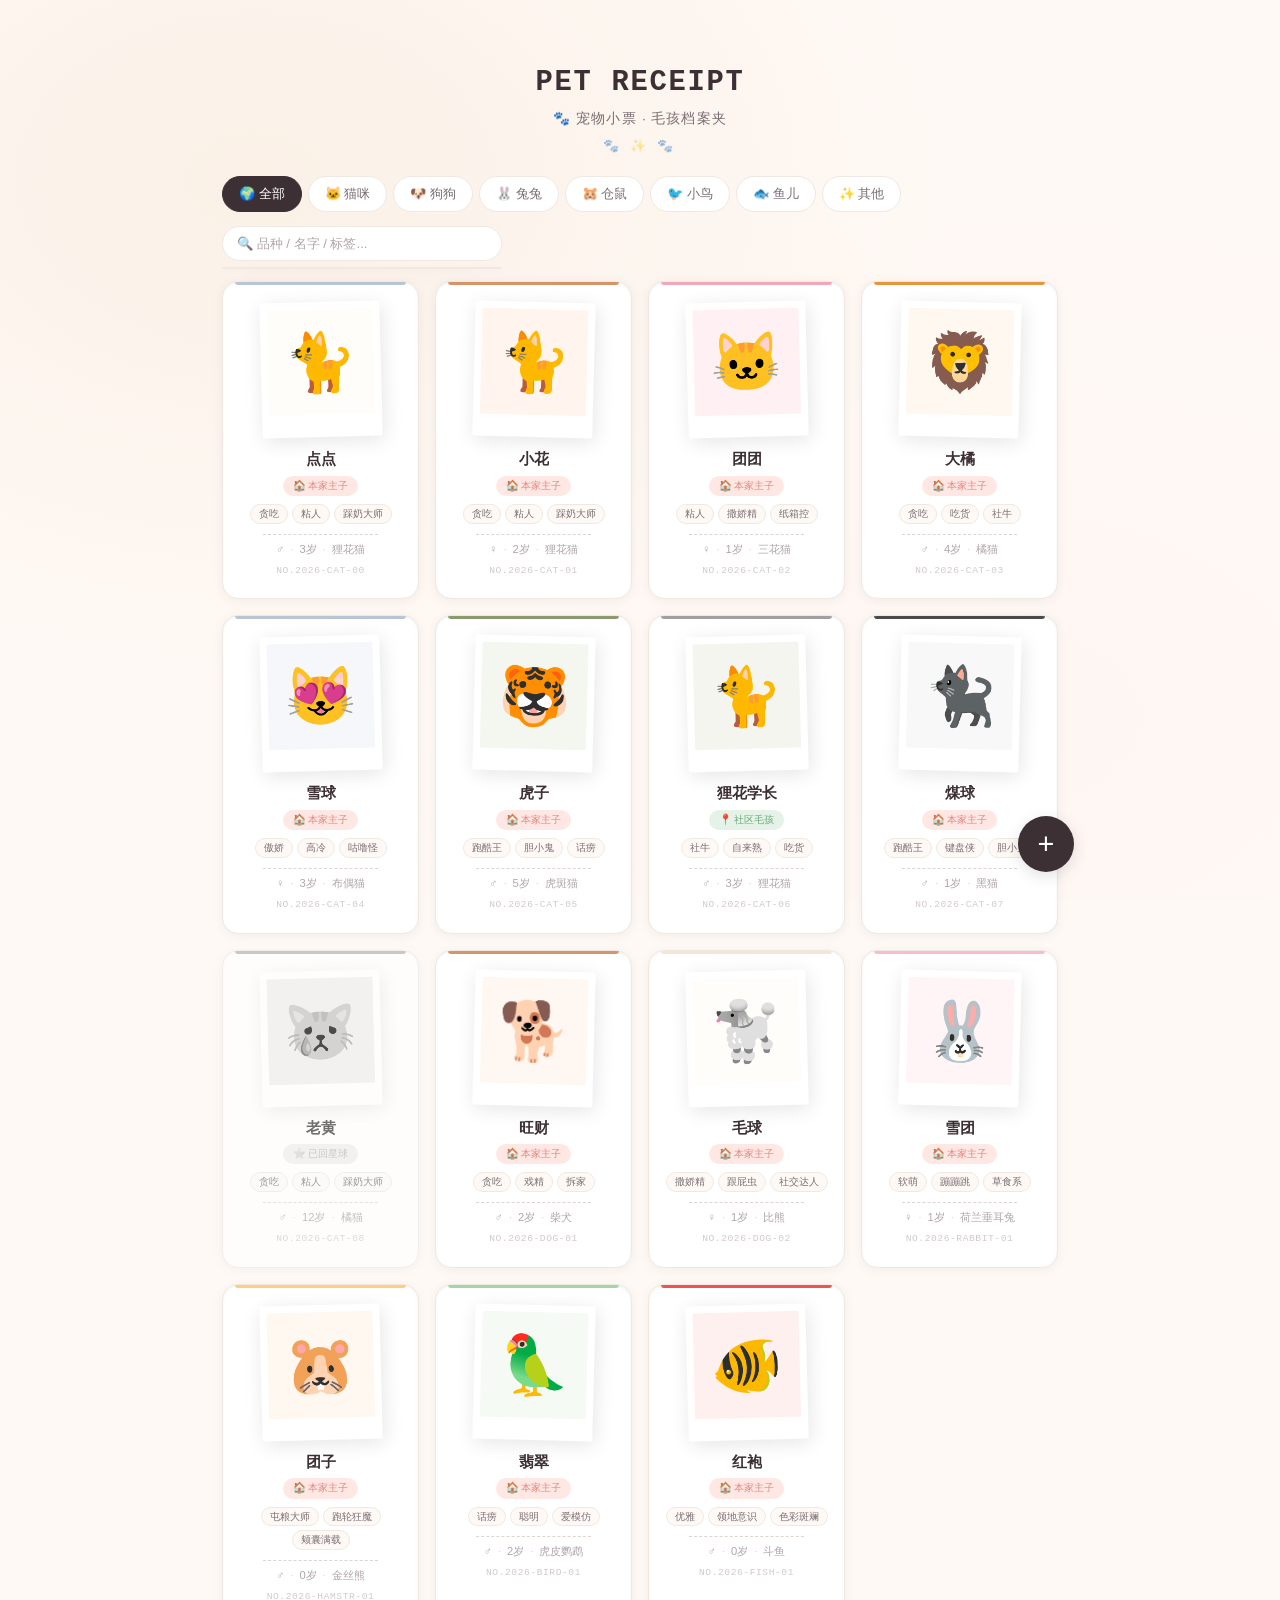
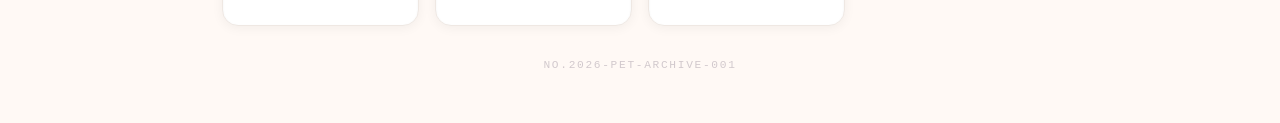
<file: index.html>
<!DOCTYPE html>
<html lang="zh-CN">
<head>
  <meta charset="UTF-8">
  <meta name="viewport" content="width=device-width, initial-scale=1.0, maximum-scale=1.0, user-scalable=no, viewport-fit=cover">
  <meta name="apple-mobile-web-app-capable" content="yes">
  <meta name="apple-mobile-web-app-status-bar-style" content="default">
  <meta http-equiv="Cache-Control" content="no-cache, no-store, must-revalidate">
<meta name="theme-color" content="#FFF9F5">
  <title>宠物小票 · 档案夹 | PET RECEIPT</title>
  <link rel="stylesheet" href="style.v38.css">
</head>
<body>
  <!-- 卡夹翻开转场遮罩 -->
  <div id="pageTransition"></div>

  <div class="app-container">
    <!-- ===== 标题 ===== -->
    <header class="app-header">
      <h1 class="title-main receipt-text">PET RECEIPT</h1>
      <p class="title-sub receipt-text">🐾 宠物小票 · 毛孩档案夹</p>
    </header>

    <!-- ===== 筛选栏 ===== -->
    <div class="filter-bar">
      <nav class="type-tabs" id="typeTabs">
        <!-- JS 动态渲染 -->
      </nav>
      <div class="breed-selector">
        <input type="text" class="breed-search" placeholder="🔍 品种 / 名字 / 标签..." autocomplete="off">
        <div class="breed-dropdown"></div>
      </div>
    </div>

    <!-- ===== 宠物卡片网格 ===== -->
    <main class="pet-grid" id="petGrid">
      <!-- JS 渲染 -->
    </main>

    <!-- ===== 底部 ===== -->
    <footer class="app-footer">
      <span class="barcode-text">NO.2026-PET-ARCHIVE-001</span>
    </footer>
  </div>

  <!-- 数据层 -->
  <script src="data.v38.js"></script>
  <!-- 核心引擎 -->
  <script src="script.v38.js"></script>
</body>
</html>
</file>
<file: style.v38.css>
/* ================================================================
   猫咪小票 v2.0 — 设计系统样式表
   Figma 设计 Token · 轻拟物化 · 现代复古风 · 三画板架构
   ================================================================ */

/* ============================================================
   0. Design Tokens (Figma 映射)
   ============================================================ */
:root {
  /* Surface 背景色 */
  --surface-primary: #FFF9F5;
  --surface-folder:  #F5E6D8;
  --surface-receipt: #F2F2F2;
  --surface-card:    #FFFFFF;

  /* 语义标签色 — 更柔和的马卡龙色系 */
  --tag-cat:       #FFE8E4;
  --tag-cat-text:  #E8827A;
  --tag-dog:       #E3EEFF;
  --tag-dog-text:  #7B9CD0;
  --tag-community: #E4F2E7;
  --tag-comm-text: #6DA87A;

  /* 状态色 */
  --status-active: #8CC89B;
  --status-star:   #B8B0C0;
  --status-star-bg:#F0EBF3;

  /* 油墨/文字 */
  --ink-primary:   #3D3035;
  --ink-secondary: #7A6E74;
  --ink-light:     #B0A5AA;
  --ink-ultra:     #D2C9CD;

  /* 边框与分隔 */
  --border-soft:   #EFE8E3;
  --border-dashed: #DDD5CF;
  --border-receipt:#CCCCCC;

  /* 阴影 (轻拟物化) */
  --shadow-folder-inner:  inset 0 1px 3px rgba(0,0,0,0.05);
  --shadow-folder-drop:   0 8px 32px rgba(0,0,0,0.08), 0 2px 6px rgba(0,0,0,0.04);
  --shadow-card:          0 2px 12px rgba(0,0,0,0.05);
  --shadow-card-hover:    0 8px 24px rgba(0,0,0,0.10);
  --shadow-polaroid:      2px 4px 20px rgba(0,0,0,0.10);
  --shadow-fab:           0 4px 16px rgba(0,0,0,0.12);
  --shadow-modal:         0 20px 60px rgba(0,0,0,0.18);

  /* 圆角 */
  --radius-xs:   4px;
  --radius-sm:   8px;
  --radius-md:   12px;
  --radius-lg:   16px;
  --radius-xl:   20px;
  --radius-full: 9999px;

  /* 字体 */
  --font-ui:    -apple-system, BlinkMacSystemFont, 'Segoe UI', 'PingFang SC', 'Microsoft YaHei', 'Hiragino Sans GB', sans-serif;
  --font-mono:  'SF Mono', 'Cascadia Code', 'Consolas', 'Courier New', monospace;
  --font-hand:  'KaiTi', 'STKaiti', '楷体', serif;

  /* 间距 */
  --space-gutter: 12px;
  --space-margin: 20px;
}

/* ============================================================
   1. Reset & Base
   ============================================================ */
*, *::before, *::after { box-sizing: border-box; margin: 0; padding: 0; }

html {
  -webkit-text-size-adjust: 100%;
  -webkit-tap-highlight-color: transparent;
  scroll-behavior: smooth;
}

body {
  font-family: var(--font-ui);
  background: var(--surface-primary);
  color: var(--ink-primary);
  min-height: 100dvh;
  line-height: 1.6;
  -webkit-font-smoothing: antialiased;
  -moz-osx-font-smoothing: grayscale;
  overflow-x: hidden;
  background-image:
    radial-gradient(ellipse at 20% 20%, rgba(238,220,197,0.3) 0%, transparent 50%),
    radial-gradient(ellipse at 80% 80%, rgba(251,233,231,0.2) 0%, transparent 50%);
  background-attachment: fixed;
}

img { max-width: 100%; height: auto; display: block; }

button {
  border: none; background: none; cursor: pointer;
  font-family: inherit; font-size: inherit; color: inherit;
  -webkit-tap-highlight-color: transparent;
}

input, textarea, select {
  font-family: inherit; font-size: inherit;
  border: none; outline: none; background: none;
}

a { text-decoration: none; color: inherit; -webkit-tap-highlight-color: transparent; }

/* ============================================================
   2. Page Transition (卡夹翻开 3D 转场)
   ============================================================ */
#pageTransition {
  position: fixed; inset: 0; z-index: 9999;
  background: var(--surface-folder);
  pointer-events: none;
  transform-origin: left center;
  transform: perspective(1600px) rotateY(0deg); /* 默认不遮挡 */
  transition: transform 0.45s cubic-bezier(0.4, 0, 0.2, 1);
  box-shadow: -4px 0 20px rgba(0,0,0,0.15);
  /* 初始隐藏，等 JS 执行后再显示 */
  visibility: hidden;
}

#pageTransition.shrink {
  transform: perspective(1600px) rotateY(0deg);
  visibility: hidden;
}

/* 从内页返回时的反向翻页 */
#pageTransition.return {
  transform-origin: left center;
  transform: perspective(1600px) rotateY(0deg);
}

#pageTransition.return.active {
  transform: perspective(1600px) rotateY(-90deg);
}

/* ============================================================
   3. App Container
   ============================================================ */
.app-container {
  max-width: 900px;
  margin: 0 auto;
  padding: 20px 24px 32px;
  min-height: 100dvh;
  display: flex;
  flex-direction: column;
}

/* ============================================================
   4. Archive Cover (首页 - 画板 A)
   ============================================================ */

/* --- 4.1 顶部标题 --- */
.app-header {
  text-align: center;
  padding: 28px 0 20px;
  position: relative;
}

.app-header::after {
  content: '🐾 ✨ 🐾';
  display: block;
  font-size: 0.8rem;
  letter-spacing: 0.3em;
  margin-top: 6px;
  opacity: 0.5;
}

.title-main {
  font-family: var(--font-mono);
  font-size: 1.5rem;
  font-weight: 700;
  letter-spacing: 0.06em;
  color: var(--ink-primary);
  min-width: 0;
}

.title-sub {
  font-size: 0.85rem;
  color: var(--ink-secondary);
  letter-spacing: 0.08em;
  margin-top: 2px;
  min-width: 0;
}

/* --- 4.2 品种筛选区 --- */
.filter-bar {
  display: flex;
  flex-wrap: wrap;
  gap: 10px;
  align-items: center;
  margin-bottom: 20px;
}

.type-tabs {
  display: flex;
  flex-wrap: wrap;
  gap: 6px;
  flex: 1 1 auto;
  min-width: 0;
}

.type-tab {
  padding: 8px 16px;
  border-radius: var(--radius-full);
  font-size: 0.82rem;
  font-weight: 500;
  background: var(--surface-card);
  color: var(--ink-secondary);
  border: 1.5px solid var(--border-soft);
  transition: all 0.2s ease;
  white-space: nowrap;
  cursor: pointer;
}

.type-tab.active {
  background: var(--ink-primary);
  color: #fff;
  border-color: var(--ink-primary);
}

.type-tab:active { transform: scale(0.95); }

.breed-selector {
  position: relative;
  flex: 0 1 240px;
  min-width: 180px;
}

.breed-search {
  width: 100%;
  padding: 9px 14px;
  background: var(--surface-card);
  border: 1.5px solid var(--border-soft);
  border-radius: var(--radius-full);
  font-size: 0.82rem;
  color: var(--ink-primary);
  transition: border-color 0.2s;
}

.breed-search:focus { border-color: var(--ink-primary); }
.breed-search::placeholder { color: var(--ink-light); }

.breed-dropdown {
  position: absolute;
  top: calc(100% + 6px); left: 0; right: 0;
  background: var(--surface-card);
  border: 1.5px solid var(--border-soft);
  border-radius: var(--radius-md);
  max-height: 0; overflow: hidden;
  transition: max-height 0.3s ease;
  z-index: 100;
  box-shadow: var(--shadow-folder-drop);
}

.breed-dropdown.open { max-height: 240px; overflow-y: auto; }

.breed-option {
  padding: 10px 16px; font-size: 0.85rem;
  color: var(--ink-primary); cursor: pointer;
  transition: background 0.12s; min-width: 0;
}

.breed-option:hover, .breed-option.highlight { background: var(--surface-primary); }

.custom-breed-input {
  width: 100%; padding: 10px 16px; font-size: 0.85rem;
  border-top: 1px dashed var(--border-dashed);
  background: var(--surface-primary); color: var(--ink-primary);
}

/* --- 4.3 宠物卡片网格 --- */
.pet-grid {
  display: grid;
  grid-template-columns: repeat(auto-fill, minmax(180px, 1fr));
  gap: 14px;
  flex: 1;
  align-content: start;
}

/* 档案夹卡片容器 */
.pet-card {
  background: var(--surface-card);
  border-radius: var(--radius-lg);
  padding: 16px 12px 14px;
  box-shadow: var(--shadow-folder-inner), var(--shadow-card);
  cursor: pointer;
  transition: all 0.3s cubic-bezier(0.4, 0, 0.2, 1);
  display: flex;
  flex-direction: column;
  align-items: center;
  text-align: center;
  min-width: 0;
  position: relative;
  overflow: hidden;
  border: 1.5px solid var(--border-soft);
}

.pet-card:hover {
  transform: translateY(-3px);
  box-shadow: var(--shadow-card-hover);
}

.pet-card:active { transform: scale(0.97); box-shadow: var(--shadow-card-hover); }

/* 顶部主题色条 */
.pet-card::before {
  content: '';
  position: absolute; top: 0; left: 12px; right: 12px;
  height: 3px;
  background: var(--card-theme, var(--border-dashed));
  border-radius: 0 0 3px 3px;
}

/* 已回星球 — 全局置灰 */
.pet-card.status-star {
  filter: grayscale(100%) opacity(0.7);
}

.pet-card.status-star::before {
  background: var(--status-star);
}

/* --- 4.4 拍立得头像 --- */
.card-polaroid {
  width: 110px;
  background: #fff;
  padding: 7px 7px 22px 7px;
  box-shadow: var(--shadow-polaroid);
  transform: rotate(-1.5deg);
  margin-bottom: 10px;
  border-radius: 2px;
  transition: transform 0.3s ease;
}

.pet-card:hover .card-polaroid { transform: rotate(0deg); }

.pet-card:nth-child(even) .card-polaroid { transform: rotate(1.5deg); }
.pet-card:nth-child(even):hover .card-polaroid { transform: rotate(0deg); }

.card-polaroid .polaroid-img {
  width: 96px; height: 96px;
  border-radius: 1px;
  display: flex; align-items: center; justify-content: center;
  font-size: 3.2rem;
  background: var(--detail-bg, var(--surface-primary));
  overflow: hidden;
  position: relative;
}

/* Polaroid 中的照片 */
.card-polaroid .polaroid-img img {
  width: 100%; height: 100%;
  object-fit: cover;
  position: absolute; inset: 0;
}

/* --- 4.5 卡片信息 --- */
.card-name {
  font-size: 0.95rem;
  font-weight: 650;
  color: var(--ink-primary);
  min-width: 0;
  max-width: 100%;
  overflow: hidden;
  text-overflow: ellipsis;
  white-space: nowrap;
}

/* 身份徽章 */
.card-badge {
  display: inline-flex;
  align-items: center;
  gap: 3px;
  padding: 2px 10px;
  border-radius: var(--radius-full);
  font-size: 0.65rem;
  font-weight: 500;
  margin: 4px 0;
  min-width: 0;
}

.badge-private { background: var(--tag-cat); color: var(--tag-cat-text); }
.badge-community { background: var(--tag-community); color: var(--tag-comm-text); }
.badge-star { background: var(--status-star-bg); color: var(--status-star); }

/* 特征标签 */
.card-tags {
  display: flex;
  flex-wrap: wrap;
  gap: 4px;
  justify-content: center;
  margin: 4px 0;
  min-width: 0;
  max-height: 80px;
  overflow-y: auto;
  scrollbar-width: none;
}

.card-tags::-webkit-scrollbar { display: none; }

.card-tag {
  padding: 2px 8px;
  border-radius: var(--radius-full);
  font-size: 0.62rem;
  font-weight: 500;
  background: var(--surface-primary);
  color: var(--ink-secondary);
  border: 1px solid var(--border-soft);
  white-space: nowrap;
  line-height: 1.4;
}

/* 分割虚线 */
.card-divider {
  width: 70%;
  height: 1px;
  border-bottom: 1px dashed var(--border-dashed);
  margin: 6px 0;
}

/* 元信息行 */
.card-meta {
  font-size: 0.7rem;
  color: var(--ink-light);
  min-width: 0;
  display: flex;
  gap: 6px;
  align-items: center;
  flex-wrap: wrap;
  justify-content: center;
}

.card-meta .meta-dot { color: var(--border-dashed); }

.card-id {
  font-family: var(--font-mono);
  font-size: 0.6rem;
  color: var(--ink-ultra);
  font-variant-numeric: tabular-nums;
  letter-spacing: 0.06em;
  margin-top: 4px;
}

/* --- 4.6 空状态 --- */
.pet-grid-empty {
  grid-column: 1 / -1;
  text-align: center;
  padding: 80px 20px;
  color: var(--ink-light);
}

.pet-grid-empty .empty-icon { font-size: 4rem; display: block; margin-bottom: 16px; }
.pet-grid-empty .empty-action {
  display: inline-block; margin-top: 16px; padding: 10px 28px;
  background: var(--ink-primary); color: #fff;
  border-radius: var(--radius-full); font-size: 0.9rem; cursor: pointer;
}

/* --- 4.7 FAB 新增按钮 --- */
.fab-btn {
  position: fixed;
  bottom: 28px; right: max(24px, calc((100% - 900px) / 2 + 16px));
  width: 56px; height: 56px;
  border-radius: 50%;
  background: var(--ink-primary);
  color: #fff;
  font-size: 1.8rem;
  display: flex; align-items: center; justify-content: center;
  box-shadow: var(--shadow-fab);
  z-index: 200;
  transition: all 0.25s ease;
}

.fab-btn:active { transform: scale(0.9); background: #000; }

/* --- 4.9 底部页脚 --- */
.app-footer {
  text-align: center;
  padding-top: 24px; margin-top: auto;
}

.barcode-text {
  font-family: var(--font-mono);
  font-size: 0.7rem; color: var(--ink-ultra);
  letter-spacing: 0.15em;
  font-variant-numeric: tabular-nums;
}

/* ============================================================
   5. Detail Page — 时光轴视图 (画板 B)
   ============================================================ */

/* --- 5.1 顶栏操作按钮 --- */
.detail-top-bar {
  display: flex;
  justify-content: space-between;
  align-items: center;
  margin-bottom: 12px;
}

.back-btn {
  display: inline-flex; align-items: center; gap: 4px;
  font-size: 0.9rem; color: var(--ink-secondary);
  padding: 6px 2px; transition: color 0.2s;
  width: fit-content;
}

.back-btn:active { color: var(--ink-primary); }

.action-btns {
  display: flex; gap: 6px;
}

.btn-icon {
  width: 36px; height: 36px;
  border-radius: 50%;
  display: flex; align-items: center; justify-content: center;
  font-size: 1rem;
  background: var(--surface-card);
  border: 1px solid var(--border-soft);
  transition: all 0.2s;
}

.btn-icon:active { background: var(--surface-primary); transform: scale(0.93); }
.btn-icon.danger { color: #D32F2F; border-color: #FFCDD2; }
.btn-icon.danger:active { background: #FFEBEE; }

/* --- 5.2 宠物详情卡片 (拟物化) --- */
.pet-detail-card {
  background: var(--surface-card);
  border-radius: var(--radius-lg);
  padding: 24px 20px;
  box-shadow: var(--shadow-folder-inner), var(--shadow-folder-drop);
  border: 1.5px solid var(--border-soft);
  min-width: 0;
  margin-bottom: 16px;
  transition: filter 0.4s ease;
}

.pet-detail-card.status-star {
  filter: grayscale(100%);
  background: var(--surface-receipt);
}

/* --- 5.3 拍立得超级头像 (1/3 屏高度) --- */
.detail-polaroid {
  width: 200px;
  margin: 0 auto 16px;
  background: #fff;
  padding: 12px 12px 34px 12px;
  box-shadow: var(--shadow-polaroid);
  transform: rotate(-1.5deg);
  border-radius: 2px;
  transition: transform 0.3s ease;
}

.detail-polaroid:hover { transform: rotate(0deg); }

.detail-polaroid .polaroid-img {
  width: 176px; height: 176px;
  display: flex; align-items: center; justify-content: center;
  font-size: 5rem;
  background: var(--detail-bg, var(--surface-primary));
  border-radius: 1px;
  overflow: hidden;
  position: relative;
}

.detail-polaroid .polaroid-img img {
  width: 100%; height: 100%;
  object-fit: cover;
  position: absolute; inset: 0;
}

.detail-polaroid .polaroid-caption {
  font-family: var(--font-hand);
  font-size: 0.85rem;
  color: var(--ink-secondary);
  text-align: center;
  margin-top: 6px;
  letter-spacing: 0.04em;
}

/* --- 5.4 身份徽章 (详情版) --- */
.detail-badge-row {
  display: flex; gap: 8px; flex-wrap: wrap;
  justify-content: center; margin-bottom: 16px;
}

.detail-badge {
  display: inline-flex; align-items: center; gap: 4px;
  padding: 4px 14px; border-radius: var(--radius-full);
  font-size: 0.75rem; font-weight: 550;
}

/* --- 5.5 信息网格 --- */
.detail-divider {
  border: none; border-top: 1px dashed var(--border-dashed);
  margin: 14px 0;
}

.detail-info-grid {
  display: grid;
  grid-template-columns: repeat(auto-fill, minmax(160px, 1fr));
  gap: 10px 18px;
}

.detail-info-item { min-width: 0; }

.detail-info-item .info-label {
  font-size: 0.65rem; color: var(--ink-light);
  text-transform: uppercase; letter-spacing: 0.08em; margin-bottom: 2px;
}

.detail-info-item .info-value {
  font-size: 0.9rem; font-weight: 500; color: var(--ink-primary);
  min-width: 0; overflow: hidden; text-overflow: ellipsis;
}

/* --- 5.6 特征标签区 --- */
.detail-tags-section {
  display: flex; flex-wrap: wrap; gap: 6px;
  margin-top: 14px;
}

.detail-tag {
  padding: 4px 12px;
  border-radius: var(--radius-full);
  font-size: 0.75rem; font-weight: 500;
  background: var(--surface-primary);
  color: var(--ink-secondary);
  border: 1px solid var(--border-soft);
}

/* --- 5.7 备注区 --- */
.detail-notes {
  margin-top: 14px; padding: 12px 14px;
  background: var(--surface-primary);
  border-radius: var(--radius-sm);
  font-size: 0.82rem; color: var(--ink-secondary);
  line-height: 1.6; min-width: 0;
  border-left: 3px solid var(--border-dashed);
}

/* --- 5.8 时光轴 (Timeline) --- */
.timeline-section {
  margin-top: 20px;
}

.timeline-title {
  font-size: 0.8rem;
  font-weight: 600;
  color: var(--ink-secondary);
  letter-spacing: 0.06em;
  margin-bottom: 12px;
  padding-left: 36px;
}

.timeline-axis {
  position: relative;
  padding-left: 32px;
}

/* 虚轴 */
.timeline-axis::before {
  content: '';
  position: absolute; left: 12px; top: 8px; bottom: 8px;
  width: 0;
  border-left: 1.5px dashed var(--border-dashed);
}

/* 爪印节点 */
.timeline-node {
  position: absolute;
  left: 8px;
  width: 10px; height: 10px;
  font-size: 0.6rem;
  transform: translateY(4px);
}

/* 记录卡片 */
.timeline-card {
  background: var(--surface-card);
  border: 1px solid var(--border-soft);
  border-radius: var(--radius-sm);
  padding: 12px 14px;
  margin-bottom: 12px;
  box-shadow: var(--shadow-card);
  position: relative;
  min-width: 0;
  transition: transform 0.2s;
}

/* 随机轻微倾斜 */
.timeline-card:nth-child(odd) { transform: rotate(-1.5deg); }
.timeline-card:nth-child(even) { transform: rotate(1.5deg); }
.timeline-card:nth-child(3n) { transform: rotate(0.8deg); }
.timeline-card:nth-child(5n) { transform: rotate(-1deg); }

.timeline-card:active { transform: rotate(0deg) scale(0.98); }

.timeline-card .tl-date {
  font-family: var(--font-mono);
  font-size: 0.65rem; color: var(--ink-ultra);
  font-variant-numeric: tabular-nums;
}

.timeline-card .tl-content {
  font-size: 0.82rem; color: var(--ink-primary);
  margin-top: 4px; line-height: 1.5;
}

.timeline-empty {
  text-align: center; padding: 30px;
  color: var(--ink-light); font-size: 0.82rem;
}

/* --- 5.9 操作按钮区 --- */
.detail-actions {
  display: flex; gap: 10px; margin-top: 16px;
}

.btn-primary {
  flex: 1; padding: 14px;
  background: var(--ink-primary); color: #fff;
  font-size: 0.95rem; font-weight: 600;
  border-radius: var(--radius-md);
  letter-spacing: 0.04em;
  transition: all 0.2s;
  text-align: center;
  box-shadow: 0 2px 8px rgba(0,0,0,0.12);
}

.btn-primary:active {
  background: #000; transform: translateY(1px);
  box-shadow: 0 1px 4px rgba(0,0,0,0.12);
}

.btn-secondary {
  flex: 0 0 auto; padding: 14px 20px;
  background: var(--surface-card); color: var(--ink-primary);
  font-size: 0.95rem; font-weight: 550;
  border-radius: var(--radius-md);
  border: 1.5px solid var(--border-soft);
  transition: all 0.2s;
}

.btn-secondary:active { background: var(--surface-primary); }

/* FAB 文字标签 */
.fab-label {
  position: fixed;
  bottom: 90px;
  right: max(24px, calc((100% - 900px) / 2 + 16px));
  background: var(--ink-primary);
  color: #fff;
  font-size: 0.7rem;
  padding: 4px 12px;
  border-radius: var(--radius-full);
  z-index: 199;
  pointer-events: none;
  white-space: nowrap;
  box-shadow: var(--shadow-fab);
  animation: fabPulse 2s ease-in-out infinite;
}

@keyframes fabPulse {
  0%, 100% { opacity: 0.85; }
  50% { opacity: 1; }
}

/* 打卡类型选择按钮 */
.checkin-type-row {
  display: flex; flex-wrap: wrap; gap: 8px;
  margin-bottom: 16px;
  justify-content: center;
}

.checkin-type-btn {
  padding: 8px 16px;
  border-radius: var(--radius-full);
  font-size: 0.78rem;
  border: 1.5px solid var(--border-soft);
  background: var(--surface-card);
  color: var(--ink-secondary);
  cursor: pointer;
  transition: all 0.2s;
  white-space: nowrap;
}

.checkin-type-btn.active {
  background: var(--tag-comm-text);
  color: #fff;
  border-color: var(--tag-comm-text);
  box-shadow: 0 2px 8px rgba(46,125,50,0.25);
}

.checkin-type-btn:active { transform: scale(0.95); }

/* 常用地点标签 */
.recent-locations {
  display: flex; flex-wrap: wrap; gap: 6px;
  margin-top: 8px;
}

.recent-loc-tag {
  padding: 4px 10px;
  border-radius: var(--radius-full);
  font-size: 0.7rem;
  background: var(--surface-primary);
  color: var(--ink-secondary);
  border: 1px solid var(--border-soft);
  cursor: pointer;
  white-space: nowrap;
  transition: all 0.15s;
}

.recent-loc-tag:active {
  background: var(--tag-community);
  color: var(--tag-comm-text);
  border-color: var(--tag-comm-text);
}

/* --- 5.10 社区 FAB 打卡 --- */
.community-fab {
  position: fixed;
  bottom: 28px;
  right: max(24px, calc((100% - 900px) / 2 + 16px));
  width: 56px; height: 56px;
  border-radius: 50%;
  background: var(--tag-comm-text);
  color: #fff;
  font-size: 1.4rem;
  display: flex; align-items: center; justify-content: center;
  box-shadow: var(--shadow-fab);
  z-index: 200;
  transition: all 0.25s ease;
}

.community-fab:active { transform: scale(0.9); background: #1B5E20; }

/* ============================================================
   5.11 帖子卡片 (微博式记录)
   ============================================================ */
.post-card {
  background: var(--surface-card);
  border: 1px solid var(--border-soft);
  border-radius: var(--radius-md);
  padding: 14px;
  margin-bottom: 14px;
  box-shadow: var(--shadow-card);
  position: relative;
  min-width: 0;
}

.post-header {
  display: flex; justify-content: space-between; align-items: flex-start;
  margin-bottom: 8px;
}

.post-meta {
  display: flex; flex-wrap: wrap; gap: 8px;
  font-size: 0.72rem; color: var(--ink-light);
  align-items: center;
}

.post-date {
  font-family: var(--font-mono);
  font-variant-numeric: tabular-nums;
  color: var(--ink-secondary);
  font-weight: 500;
}

.post-location {
  display: inline-flex; align-items: center; gap: 3px;
  color: var(--tag-comm-text);
  background: var(--tag-community);
  padding: 2px 8px;
  border-radius: var(--radius-full);
  font-size: 0.68rem;
}

.post-text {
  font-size: 0.88rem; color: var(--ink-primary);
  line-height: 1.7;
  margin-bottom: 10px;
  word-break: break-word;
}

.post-photos {
  display: grid;
  grid-template-columns: repeat(auto-fill, minmax(100px, 1fr));
  gap: 6px;
  margin-bottom: 8px;
}

.post-photo {
  width: 100%;
  aspect-ratio: 1;
  object-fit: cover;
  border-radius: var(--radius-sm);
  border: 1px solid var(--border-soft);
  cursor: pointer;
  transition: transform 0.2s;
  background: var(--surface-primary);
}

.post-photo:active { transform: scale(0.95); }

.post-photo-single {
  max-height: 260px;
  width: 100%;
  object-fit: cover;
  border-radius: var(--radius-sm);
  cursor: pointer;
}

.post-video-wrap {
  margin-bottom: 8px;
  border-radius: var(--radius-sm);
  overflow: hidden;
  border: 1px solid var(--border-soft);
}

.post-video-wrap video {
  width: 100%; max-height: 240px;
  display: block; background: #000;
}

.post-delete-btn {
  font-size: 0.68rem; color: var(--ink-ultra);
  cursor: pointer; padding: 2px 6px;
  border-radius: var(--radius-xs);
  transition: all 0.2s;
}

.post-delete-btn:hover { color: #D32F2F; background: #FFEBEE; }

/* --- 5.12 发帖表单 --- */
.post-form-overlay {
  position: fixed; inset: 0; z-index: 4000;
  background: rgba(0,0,0,0.5);
  display: flex; align-items: flex-end; justify-content: center;
  opacity: 0; pointer-events: none;
  transition: opacity 0.3s ease;
}

.post-form-overlay.open { opacity: 1; pointer-events: auto; }

.post-form {
  background: var(--surface-card);
  border-radius: var(--radius-xl) var(--radius-xl) 0 0;
  width: 100%; max-width: 560px;
  max-height: 90dvh;
  overflow-y: auto;
  padding: 8px 20px 28px;
  box-shadow: var(--shadow-modal);
  transform: translateY(100%);
  transition: transform 0.35s cubic-bezier(0.32, 0.72, 0, 1);
}

.post-form-overlay.open .post-form { transform: translateY(0); }

.post-form-header {
  display: flex; justify-content: space-between; align-items: center;
  padding: 12px 0 10px;
  position: sticky; top: 0; background: var(--surface-card);
  z-index: 1;
  border-bottom: 1px solid var(--border-soft);
  margin-bottom: 14px;
}

.post-form-title { font-size: 1.05rem; font-weight: 650; }

.post-form-close {
  width: 32px; height: 32px; border-radius: 50%;
  background: var(--surface-primary);
  display: flex; align-items: center; justify-content: center;
  font-size: 1.1rem; color: var(--ink-secondary); cursor: pointer;
}

.post-form-close:active { background: var(--border-soft); }

.post-form-row {
  display: flex; gap: 10px; margin-bottom: 12px;
}

.post-form-row .form-group { flex: 1; margin-bottom: 0; }

.post-photo-preview {
  display: flex; flex-wrap: wrap; gap: 6px;
  margin-bottom: 12px;
}

.post-photo-preview .preview-item {
  width: 72px; height: 72px;
  border-radius: var(--radius-sm);
  background-size: cover; background-position: center;
  position: relative;
  border: 1px solid var(--border-soft);
}

.post-photo-preview .preview-del {
  position: absolute; top: -6px; right: -6px;
  width: 18px; height: 18px; border-radius: 50%;
  background: #D32F2F; color: #fff;
  font-size: 0.55rem;
  display: flex; align-items: center; justify-content: center;
  cursor: pointer;
}

.post-form-add-photo {
  width: 72px; height: 72px;
  border-radius: var(--radius-sm);
  border: 2px dashed var(--border-dashed);
  display: flex; align-items: center; justify-content: center;
  font-size: 1.5rem; color: var(--ink-light);
  cursor: pointer;
  flex-shrink: 0;
}

.post-form-add-photo:active { border-color: var(--ink-primary); color: var(--ink-primary); }

.post-video-preview {
  display: flex; align-items: center; gap: 8px;
  font-size: 0.78rem; color: var(--tag-comm-text);
  margin-bottom: 12px;
}

.post-submit-btn {
  width: 100%; padding: 14px;
  background: var(--ink-primary); color: #fff;
  font-size: 1rem; font-weight: 600;
  border-radius: var(--radius-md);
  margin-top: 10px;
  letter-spacing: 0.04em;
  cursor: pointer;
  transition: all 0.2s;
  box-shadow: 0 2px 8px rgba(0,0,0,0.1);
}

.post-submit-btn:active { background: #000; transform: translateY(1px); }

/* 帖子时间轴容器 */
.post-timeline {
  position: relative;
  padding-left: 32px;
}

.post-timeline::before {
  content: '';
  position: absolute; left: 12px; top: 8px; bottom: 8px;
  width: 0;
  border-left: 2px dashed var(--border-dashed);
}

.post-timeline .timeline-dot {
  position: absolute; left: 6px;
  width: 14px; height: 14px;
  font-size: 0.7rem;
  transform: translateY(6px);
}

/* 空态 */
.post-empty {
  text-align: center; padding: 30px;
  color: var(--ink-light); font-size: 0.82rem;
}

/* ============================================================
   6. Receipt Generator — 小票生成器 (画板 C)
   ============================================================ */

/* 锯齿撕边容器 */
#receiptPrintZone {
  position: fixed; top: 0; left: -9999px;
  width: 375px;
  background: var(--surface-receipt);
  color: #1a1a1a;
  font-family: var(--font-mono);
  line-height: 1.5;
  z-index: -1;
  /* 上下锯齿 */
  clip-path:
    polygon(
      0% 8px, 8px 0%, 16px 8px, 24px 0%, 32px 8px, 40px 0%, 48px 8px,
      56px 0%, 64px 8px, 72px 0%, 80px 8px, 88px 0%, 96px 8px,
      104px 0%, 112px 8px, 120px 0%, 128px 8px, 136px 0%, 144px 8px,
      152px 0%, 160px 8px, 168px 0%, 176px 8px, 184px 0%, 192px 8px,
      200px 0%, 208px 8px, 216px 0%, 224px 8px, 232px 0%, 240px 8px,
      248px 0%, 256px 8px, 264px 0%, 272px 8px, 280px 0%, 288px 8px,
      296px 0%, 304px 8px, 312px 0%, 320px 8px, 328px 0%, 336px 8px,
      344px 0%, 352px 8px, 360px 0%, 368px 8px, 375px 0%,
      375px calc(100% - 8px), 368px 100%, 360px calc(100% - 8px),
      352px 100%, 344px calc(100% - 8px), 336px 100%, 328px calc(100% - 8px),
      320px 100%, 312px calc(100% - 8px), 304px 100%, 296px calc(100% - 8px),
      288px 100%, 280px calc(100% - 8px), 272px 100%, 264px calc(100% - 8px),
      256px 100%, 248px calc(100% - 8px), 240px 100%, 232px calc(100% - 8px),
      224px 100%, 216px calc(100% - 8px), 208px 100%, 200px calc(100% - 8px),
      192px 100%, 184px calc(100% - 8px), 176px 100%, 168px calc(100% - 8px),
      160px 100%, 152px calc(100% - 8px), 144px 100%, 136px calc(100% - 8px),
      128px 100%, 120px calc(100% - 8px), 112px 100%, 104px calc(100% - 8px),
      96px 100%, 88px calc(100% - 8px), 80px 100%, 72px calc(100% - 8px),
      64px 100%, 56px calc(100% - 8px), 48px 100%, 40px calc(100% - 8px),
      32px 100%, 24px calc(100% - 8px), 16px 100%, 8px calc(100% - 8px), 0% 100%,
      0% calc(100% - 8px), 8px calc(100% - 0px), 16px calc(100% - 8px),
      0% calc(100% - 16px)
    );
}

/* Fallback: 如果浏览器不支持复杂 clip-path，使用简单虚线上边 */
#receiptPrintZone {
  padding: 28px 22px;
  border-top: 3px double #999;
  border-bottom: 3px double #999;
}

/* 小票内部样式 */
.rz-header {
  text-align: center;
  border-bottom: 1px dashed #999;
  padding-bottom: 12px;
  margin-bottom: 14px;
}

.rz-store-name {
  font-size: 1rem;
  font-weight: 700;
  letter-spacing: 0.1em;
}

.rz-store-sub {
  font-size: 0.6rem;
  color: #666;
  margin-top: 2px;
  letter-spacing: 0.05em;
}

.rz-avatar-area {
  text-align: center;
  padding: 12px 0;
  border-bottom: 1px dashed #999;
}

.rz-avatar {
  font-size: 4rem;
  line-height: 1;
  /* 热敏点阵滤镜 */
  filter: contrast(200%) grayscale(100%) brightness(1.1);
  display: inline-block;
}

.rz-pet-name {
  font-size: 0.9rem;
  font-weight: 700;
  text-align: center;
  margin-top: 4px;
}

.rz-info-table {
  width: 100%;
  border-collapse: collapse;
  margin: 10px 0;
}

.rz-info-table td {
  padding: 4px 0;
  font-size: 0.7rem;
  border-bottom: 1px dotted #ddd;
  font-variant-numeric: tabular-nums;
}

.rz-info-table td:first-child {
  color: #666;
  width: 32%;
  white-space: nowrap;
}

.rz-info-table td:last-child {
  font-weight: 500;
  text-align: right;
}

/* 流水化对齐线 */
.rz-flow-line {
  display: flex;
  justify-content: space-between;
  padding: 3px 0;
  font-size: 0.7rem;
  border-bottom: 1px dotted #ddd;
}

.rz-flow-line .rz-label { color: #666; }
.rz-flow-line .rz-value { font-weight: 500; text-align: right; }
.rz-flow-line .rz-divider-line { flex: 1; border-bottom: 1px dotted #ccc; margin: 0 6px; align-self: flex-end; margin-bottom: 4px; }

.rz-divider {
  border: none;
  border-top: 1px dashed #999;
  margin: 12px 0;
}

.rz-barcode {
  text-align: center;
  font-size: 0.65rem;
  letter-spacing: 0.12em;
  font-variant-numeric: tabular-nums;
  margin: 6px 0;
  font-family: var(--font-mono);
}

/* 条形码线条模拟 */
.rz-barcode-lines {
  display: flex;
  justify-content: center;
  align-items: flex-end;
  gap: 2px;
  height: 32px;
  margin: 6px 0;
}

.rz-barcode-lines .bar {
  width: 2px;
  background: #1a1a1a;
  border-radius: 0;
}

.rz-qr-wrap {
  text-align: center;
  margin: 10px 0 4px;
  padding: 8px;
  border: 1px dashed #999;
  border-radius: 4px;
  display: inline-block;
  width: fit-content;
  margin-left: auto;
  margin-right: auto;
}

.rz-qr-wrap canvas {
  display: block;
  width: 80px;
  height: 80px;
}

.rz-qr-caption {
  font-size: 0.5rem;
  color: #999;
  text-align: center;
  margin-top: 4px;
}

.rz-footer {
  text-align: center;
  font-size: 0.55rem;
  color: #666;
  border-top: 1px dashed #999;
  padding-top: 10px;
  margin-top: 10px;
}

/* --- 小票预览覆盖层 --- */
.receipt-overlay {
  position: fixed; inset: 0; z-index: 5000;
  background: rgba(0,0,0,0.88);
  display: flex; flex-direction: column;
  align-items: center; justify-content: center;
  opacity: 0; pointer-events: none;
  transition: opacity 0.35s ease;
  padding: 20px;
}

.receipt-overlay.visible { opacity: 1; pointer-events: auto; }

.receipt-overlay img {
  max-width: 92vw; max-height: 72vh;
  border-radius: 4px;
  box-shadow: 0 12px 40px rgba(0,0,0,0.3);
  background: #fff;
}

.close-receipt {
  margin-top: 20px; padding: 10px 36px;
  background: var(--surface-card); color: var(--ink-primary);
  border-radius: var(--radius-full); font-size: 0.9rem; font-weight: 500;
}

.close-receipt:active { background: #ddd; transform: scale(0.96); }

.save-hint {
  margin-top: 10px; font-size: 0.7rem;
  color: rgba(255,255,255,0.55); text-align: center;
}

/* ============================================================
   7. Form Modal — 新增/编辑表单
   ============================================================ */
.form-modal-overlay {
  position: fixed; inset: 0; z-index: 4000;
  background: rgba(0,0,0,0.5);
  display: flex; align-items: flex-end; justify-content: center;
  opacity: 0; pointer-events: none;
  transition: opacity 0.3s ease;
}

.form-modal-overlay.open { opacity: 1; pointer-events: auto; }

.form-modal {
  background: var(--surface-card);
  border-radius: var(--radius-xl) var(--radius-xl) 0 0;
  width: 100%; max-width: 560px;
  max-height: 88dvh;
  overflow-y: auto;
  padding: 8px 24px 28px;
  box-shadow: var(--shadow-modal);
  transform: translateY(100%);
  transition: transform 0.35s cubic-bezier(0.32, 0.72, 0, 1);
}

.form-modal-overlay.open .form-modal { transform: translateY(0); }

.form-modal-header {
  display: flex; justify-content: space-between; align-items: center;
  padding: 12px 0 10px;
  position: sticky; top: 0; background: var(--surface-card);
  z-index: 1;
  border-bottom: 1px solid var(--border-soft);
  margin-bottom: 16px;
}

.form-modal-title {
  font-size: 1.05rem; font-weight: 650;
}

.form-modal-close {
  width: 32px; height: 32px;
  border-radius: 50%;
  background: var(--surface-primary);
  display: flex; align-items: center; justify-content: center;
  font-size: 1.1rem; color: var(--ink-secondary);
}

.form-modal-close:active { background: var(--border-soft); }

/* 头像选择器 */
.avatar-picker-label {
  font-size: 0.78rem; font-weight: 550; color: var(--ink-secondary);
  margin-bottom: 8px;
}

.avatar-picker {
  display: flex; flex-wrap: wrap; gap: 6px;
  margin-bottom: 16px;
}

.avatar-option {
  width: 44px; height: 44px;
  border-radius: var(--radius-sm);
  display: flex; align-items: center; justify-content: center;
  font-size: 1.5rem;
  border: 2px solid transparent;
  background: var(--surface-primary);
  cursor: pointer; transition: all 0.15s;
}

.avatar-option.selected {
  border-color: var(--ink-primary);
  background: var(--surface-card);
  box-shadow: 0 2px 8px rgba(0,0,0,0.1);
}

.avatar-option:active { transform: scale(0.9); }

/* 表单字段 */
.form-group {
  margin-bottom: 14px;
}

.form-label {
  display: block;
  font-size: 0.78rem; font-weight: 550;
  color: var(--ink-secondary);
  margin-bottom: 5px;
}

.form-label .required {
  color: #D32F2F; margin-left: 2px;
}

.form-input, .form-textarea {
  width: 100%;
  padding: 10px 14px;
  background: var(--surface-primary);
  border: 1.5px solid var(--border-soft);
  border-radius: var(--radius-sm);
  font-size: 0.9rem;
  color: var(--ink-primary);
  transition: border-color 0.2s;
}

.form-input:focus, .form-textarea:focus { border-color: var(--ink-primary); background: #fff; }
.form-textarea { min-height: 70px; resize: vertical; }

.form-row {
  display: grid; grid-template-columns: 1fr 1fr;
  gap: 10px;
}

/* Radio 组 */
.radio-group {
  display: flex; gap: 8px;
}

.type-radio-scroll {
  flex-wrap: wrap;
}

.type-radio-scroll .radio-btn {
  flex: 0 0 auto;
}

.radio-btn {
  flex: 1; padding: 9px;
  text-align: center;
  border-radius: var(--radius-sm);
  border: 1.5px solid var(--border-soft);
  font-size: 0.85rem; font-weight: 500;
  color: var(--ink-secondary);
  background: var(--surface-primary);
  transition: all 0.2s;
  cursor: pointer;
}

.radio-btn.selected {
  background: var(--ink-primary); color: #fff;
  border-color: var(--ink-primary);
}

/* 特征标签多选 */
.tag-multi-select {
  display: flex; flex-wrap: wrap; gap: 6px;
}

.tag-option {
  padding: 5px 14px;
  border-radius: var(--radius-full);
  font-size: 0.78rem;
  border: 1.5px solid var(--border-soft);
  color: var(--ink-secondary);
  cursor: pointer; transition: all 0.2s;
  background: var(--surface-card);
}

.tag-option.selected {
  background: var(--ink-primary); color: #fff;
  border-color: var(--ink-primary);
}

/* 提交按钮 */
.form-submit {
  width: 100%; padding: 14px;
  background: var(--ink-primary); color: #fff;
  font-size: 1rem; font-weight: 600;
  border-radius: var(--radius-md);
  margin-top: 20px;
  letter-spacing: 0.04em;
  transition: all 0.2s;
  box-shadow: 0 2px 8px rgba(0,0,0,0.1);
}

.form-submit:active { background: #000; transform: translateY(1px); }

/* --- 7.1 照片上传区域 --- */
.photo-section-label {
  font-size: 0.78rem; font-weight: 550; color: var(--ink-secondary);
  margin-bottom: 8px;
}

.photo-upload-area {
  display: flex; flex-wrap: wrap; gap: 8px;
  margin-bottom: 6px;
}

/* 已有照片缩略图 */
.photo-thumb {
  width: 80px; height: 80px;
  border-radius: var(--radius-sm);
  background-size: cover; background-position: center;
  border: 3px solid var(--border-soft);
  position: relative;
  cursor: pointer;
  transition: all 0.2s;
  flex-shrink: 0;
}

.photo-thumb:hover { border-color: var(--ink-primary); transform: scale(1.05); }

.photo-thumb.is-cover {
  border-color: #FF9800;
  box-shadow: 0 0 0 3px #FFE0B2, 0 4px 12px rgba(255,152,0,0.25);
}

.photo-thumb .cover-badge {
  position: absolute; top: -8px; right: -8px;
  width: 24px; height: 24px;
  border-radius: 50%;
  background: #FF9800;
  color: #fff;
  font-size: 0.7rem;
  font-weight: bold;
  display: flex; align-items: center; justify-content: center;
  box-shadow: 0 2px 8px rgba(0,0,0,0.2);
}

.photo-thumb .cover-label {
  position: absolute; bottom: -22px; left: 50%; transform: translateX(-50%);
  font-size: 0.6rem; color: #FF9800; font-weight: 600;
  white-space: nowrap;
}

.photo-thumb .photo-delete {
  position: absolute; top: -6px; left: -6px;
  width: 18px; height: 18px;
  border-radius: 50%;
  background: #D32F2F;
  color: #fff;
  font-size: 0.55rem;
  display: flex; align-items: center; justify-content: center;
  cursor: pointer;
  opacity: 0;
  transition: opacity 0.2s;
  box-shadow: 0 2px 6px rgba(0,0,0,0.15);
}

.photo-thumb:hover .photo-delete { opacity: 1; }

/* 上传按钮 */
.photo-add-btn {
  width: 68px; height: 68px;
  border-radius: var(--radius-sm);
  border: 2px dashed var(--border-dashed);
  display: flex; flex-direction: column;
  align-items: center; justify-content: center;
  gap: 2px;
  cursor: pointer;
  color: var(--ink-light);
  font-size: 0.6rem;
  transition: all 0.2s;
  background: var(--surface-primary);
  flex-shrink: 0;
}

.photo-add-btn:hover {
  border-color: var(--ink-primary);
  color: var(--ink-primary);
  background: #fff;
}

.photo-add-btn .add-icon { font-size: 1.4rem; line-height: 1; }

/* 隐藏的 file input */
.photo-file-input, .video-file-input {
  display: none;
}

/* --- 7.2 视频上传区域 --- */
.video-upload-row {
  display: flex; align-items: center; gap: 10px;
  margin-bottom: 16px;
}

.video-add-btn {
  display: inline-flex; align-items: center; gap: 6px;
  padding: 9px 18px;
  border-radius: var(--radius-full);
  border: 1.5px dashed var(--border-dashed);
  font-size: 0.82rem; color: var(--ink-secondary);
  cursor: pointer;
  transition: all 0.2s;
  background: var(--surface-primary);
}

.video-add-btn:hover {
  border-color: var(--ink-primary); color: var(--ink-primary);
}

.video-info {
  font-size: 0.72rem; color: var(--tag-comm-text);
  display: flex; align-items: center; gap: 4px;
}

.video-remove-btn {
  font-size: 0.7rem; color: #D32F2F;
  cursor: pointer; text-decoration: underline;
}

/* --- 7.3 Polaroid 照片展示 --- */
.card-polaroid.has-photo {
  padding: 6px 6px 16px 6px;
}

.card-polaroid.has-photo .polaroid-img {
  background: none !important;
}

.card-polaroid.has-photo .polaroid-img img {
  width: 100%; height: 100%;
  object-fit: cover;
  border-radius: 1px;
}

.detail-polaroid.has-photo {
  padding: 10px 10px 28px 10px;
}

.detail-polaroid.has-photo .polaroid-img {
  background: none !important;
}

.detail-polaroid.has-photo .polaroid-img img {
  width: 100%; height: 100%;
  object-fit: cover;
  border-radius: 1px;
}

/* 小票中的照片 */
.rz-avatar-img {
  width: 120px; height: 120px;
  object-fit: cover;
  border-radius: 2px;
  /* 热敏点阵滤镜 */
  filter: contrast(200%) grayscale(100%) brightness(1.1);
}

/* --- 7.4 详情页照片画廊 --- */
.photo-gallery {
  display: flex; gap: 8px;
  overflow-x: auto;
  padding: 8px 0;
  margin-top: 12px;
  -webkit-overflow-scrolling: touch;
  scrollbar-width: none;
}

.photo-gallery::-webkit-scrollbar { display: none; }

.gallery-photo {
  width: 100px; height: 100px;
  border-radius: var(--radius-sm);
  background-size: cover; background-position: center;
  flex-shrink: 0;
  border: 2px solid var(--border-soft);
  cursor: pointer;
  transition: all 0.2s;
}

.gallery-photo:active { transform: scale(0.95); }

.gallery-label {
  font-size: 0.7rem; color: var(--ink-light);
  margin-top: 8px;
  display: flex; align-items: center; gap: 4px;
}

/* --- 7.5 视频播放器 --- */
.video-player-wrap {
  margin-top: 12px;
  border-radius: var(--radius-sm);
  overflow: hidden;
  border: 2px solid var(--border-soft);
}

.video-player-wrap video {
  width: 100%;
  max-height: 240px;
  display: block;
  background: #000;
}

/* --- 7.6 封面设置提示 --- */
.cover-hint {
  font-size: 0.68rem; color: var(--ink-light);
  margin-top: -2px; margin-bottom: 10px;
}

/* ============================================================
   8. Delete Confirm Dialog
   ============================================================ */
.confirm-overlay {
  position: fixed; inset: 0; z-index: 4500;
  background: rgba(0,0,0,0.5);
  display: flex; align-items: center; justify-content: center;
  opacity: 0; pointer-events: none;
  transition: opacity 0.25s;
}

.confirm-overlay.open { opacity: 1; pointer-events: auto; }

.confirm-dialog {
  background: var(--surface-card);
  border-radius: var(--radius-lg);
  padding: 28px 24px 20px;
  width: 300px;
  text-align: center;
  box-shadow: var(--shadow-modal);
  transform: scale(0.9);
  transition: transform 0.25s cubic-bezier(0.32, 0.72, 0, 1);
}

.confirm-overlay.open .confirm-dialog { transform: scale(1); }

.confirm-icon { font-size: 3rem; margin-bottom: 12px; }

.confirm-title { font-size: 1.05rem; font-weight: 650; margin-bottom: 4px; }

.confirm-subtitle {
  font-size: 0.82rem; color: var(--ink-secondary); margin-bottom: 20px;
}

.confirm-btns {
  display: flex; gap: 10px;
}

.confirm-cancel {
  flex: 1; padding: 11px;
  border-radius: var(--radius-full);
  border: 1.5px solid var(--border-soft);
  font-size: 0.9rem; color: var(--ink-secondary);
  background: var(--surface-card);
}

.confirm-delete {
  flex: 1; padding: 11px;
  border-radius: var(--radius-full);
  font-size: 0.9rem; font-weight: 600;
  background: #D32F2F; color: #fff;
}

.confirm-cancel:active { background: var(--surface-primary); }
.confirm-delete:active { background: #B71C1C; }

/* ============================================================
   9. Toast 通知
   ============================================================ */
.toast-container {
  position: fixed; top: 16px; left: 50%; transform: translateX(-50%);
  z-index: 6000;
  display: flex; flex-direction: column;
  align-items: center; gap: 8px;
  pointer-events: none;
}

.toast {
  padding: 11px 22px;
  border-radius: var(--radius-full);
  font-size: 0.85rem; font-weight: 550;
  color: #fff;
  background: var(--ink-primary);
  box-shadow: var(--shadow-fab);
  animation: toastIn 0.35s cubic-bezier(0.32, 0.72, 0, 1),
             toastOut 0.3s 2.3s ease forwards;
  pointer-events: auto;
  white-space: nowrap;
}

.toast.success { background: #2E7D32; }
.toast.error   { background: #D32F2F; }

@keyframes toastIn {
  from { opacity: 0; transform: translateY(-40px); }
  to   { opacity: 1; transform: translateY(0); }
}

@keyframes toastOut {
  from { opacity: 1; transform: translateY(0); }
  to   { opacity: 0; transform: translateY(-20px); }
}

/* ============================================================
   10. SplitText 逐字打印动画
   ============================================================ */
.receipt-word {
  display: inline-block; overflow: hidden;
  vertical-align: bottom; opacity: 0;
  transition: opacity 0.1s ease;
}

.receipt-word.word-visible { opacity: 1; }

.receipt-char {
  display: inline-block; opacity: 0;
  transform: translateY(110%);
}

.receipt-char.animated {
  animation: charPrintIn 0.5s cubic-bezier(0.22, 1, 0.36, 1) both;
  animation-delay: calc(var(--i, 0) * 30ms);
}

@keyframes charPrintIn {
  from { transform: translateY(110%); opacity: 0; filter: blur(2px); }
  to   { transform: translateY(0); opacity: 1; filter: blur(0); }
}

/* ============================================================
   11. 等宽数字
   ============================================================ */
.age-num, .weight-num, .barcode-num, .receipt-num {
  font-variant-numeric: tabular-nums;
}

/* ============================================================
   12. 无障碍
   ============================================================ */
@media (prefers-reduced-motion: reduce) {
  *, *::before, *::after {
    animation-duration: 0.01ms !important;
    animation-iteration-count: 1 !important;
    transition-duration: 0.01ms !important;
  }
  .receipt-char { opacity: 1; transform: translateY(0); }
  .receipt-word { opacity: 1; }
}

/* ============================================================
   13. 响应式
   ============================================================ */
@media (min-width: 769px) {
  .app-container { padding: 32px 32px 48px; }
  .title-main { font-size: 1.8rem; }
  .pet-grid { gap: 16px; }
  .pet-card { padding: 20px 16px; }
  .card-polaroid { width: 120px; }
  .card-polaroid .polaroid-img { width: 106px; height: 106px; font-size: 3.6rem; }
  .detail-polaroid { width: 220px; }
  .detail-polaroid .polaroid-img { width: 196px; height: 196px; font-size: 6rem; }
  .filter-bar { gap: 14px; }
  .breed-selector { flex: 0 1 280px; }
}

@media (max-width: 480px) {
  .app-container { padding: 14px 12px 24px; }
  .title-main { font-size: 1.3rem; }
  .pet-grid { grid-template-columns: repeat(auto-fill, minmax(150px, 1fr)); gap: 10px; }
  .pet-card { padding: 12px 10px; }
  .card-polaroid { width: 90px; }
  .card-polaroid .polaroid-img { width: 76px; height: 76px; font-size: 2.6rem; }
  .detail-polaroid { width: 160px; }
  .detail-polaroid .polaroid-img { width: 136px; height: 136px; font-size: 4.5rem; }
  .filter-bar { flex-direction: column; align-items: stretch; }
  .type-tabs {
    flex-wrap: wrap;
    justify-content: center;
    padding: 4px 0 8px;
  }
  .type-tab { font-size: 0.75rem; padding: 6px 12px; }
  .breed-selector { flex: 1 1 auto; min-width: 0; }
}

@media (max-width: 374px) {
  .app-container { padding: 10px 8px 20px; }
  .title-main { font-size: 1.2rem; }
  .pet-grid { grid-template-columns: repeat(auto-fill, minmax(130px, 1fr)); gap: 8px; }
  .pet-card { padding: 10px 8px; }
  .card-polaroid { width: 72px; }
  .card-polaroid .polaroid-img { width: 60px; height: 60px; font-size: 2.2rem; }
  .detail-polaroid { width: 140px; }
  .detail-polaroid .polaroid-img { width: 120px; height: 120px; font-size: 4rem; }
  #receiptPrintZone { width: 300px; padding: 20px 14px; }
}

/* 防溢出 */
.pet-card, .detail-info-item, .breed-option, .type-tab,
.receipt-word, .title-main, .title-sub, .app-header,
.pet-detail-card, .card-name, .card-tags, .card-meta { min-width: 0; }
</file>
